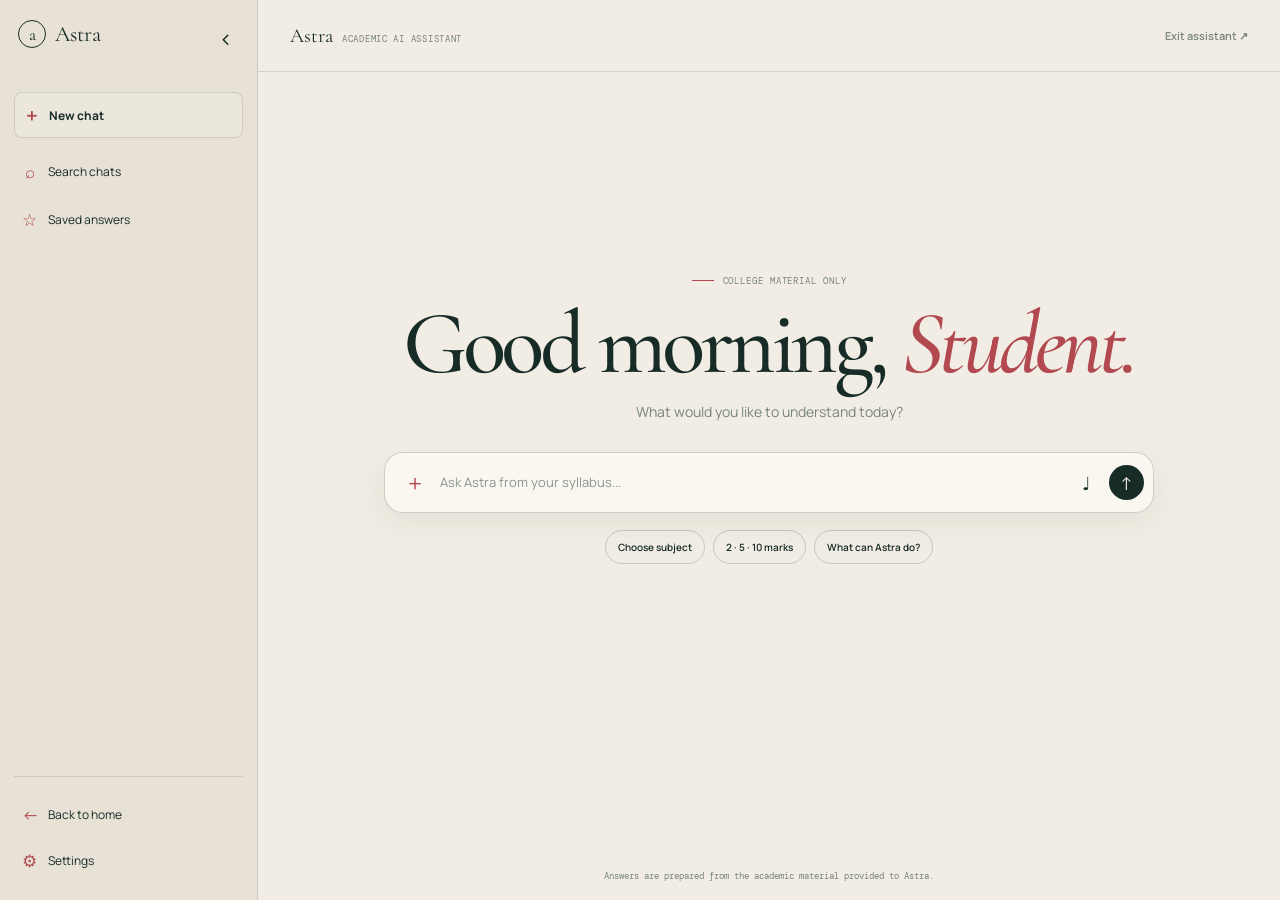
<file: ai-assistant.html>
<!doctype html>
<html lang="en">
<head>
  <meta charset="UTF-8"><meta name="viewport" content="width=device-width,initial-scale=1.0">
  <meta name="description" content="Astra Academic AI Assistant."><title>Astra — AI Assistant</title>
  <link rel="preconnect" href="https://fonts.googleapis.com"><link rel="preconnect" href="https://fonts.gstatic.com" crossorigin>
  <link href="https://fonts.googleapis.com/css2?family=Cormorant+Garamond:ital,wght@0,500;0,600;1,500;1,600&family=DM+Mono:wght@400;500&family=Manrope:wght@400;500;600;700&display=swap" rel="stylesheet">
  <link rel="stylesheet" href="assistant.css">
</head>
<body>
  <aside class="sidebar" aria-label="Astra navigation">
    <a class="sidebar-brand" href="index.html"><span class="brand-mark">a</span><span>Astra</span></a>
    <button class="collapse" type="button" aria-label="Collapse sidebar">‹</button>
    <nav class="side-nav"><button class="new-chat" type="button"><span>＋</span> New chat</button><a href="#search"><span>⌕</span> Search chats</a><a href="#saved"><span>☆</span> Saved answers</a></nav>
    <div class="sidebar-bottom"><a href="index.html"><span>←</span> Back to home</a><a href="#settings"><span>⚙</span> Settings</a></div>
  </aside>
  <main class="chat-page">
    <header class="chat-header"><button class="mobile-menu" type="button" aria-label="Open navigation">☰</button><div><strong>Astra</strong><span>Academic AI Assistant</span></div><a href="index.html">Exit assistant ↗</a></header>
    <section class="welcome" aria-labelledby="welcome-title"><p class="eyebrow"><i></i>College material only</p><h1 id="welcome-title">Good morning, <em>Student.</em></h1><p>What would you like to understand today?</p><div class="composer"><button class="attach" type="button" aria-label="Attach material">＋</button><textarea rows="1" aria-label="Ask Astra a question" placeholder="Ask Astra from your syllabus..."></textarea><button class="mic" type="button" aria-label="Use microphone">♩</button><button class="send" type="button" aria-label="Send question">↑</button></div><div class="quick-actions"><button type="button">Choose subject</button><button type="button">2 · 5 · 10 marks</button><button type="button">What can Astra do?</button></div></section>
    <footer>Answers are prepared from the academic material provided to Astra.</footer>
  </main>
</body>
</html>
</file>
<file: assistant.css>
@import url("https://fonts.googleapis.com/css2?family=Cormorant+Garamond:ital,wght@0,500;0,600;1,500;1,600&family=DM+Mono:wght@400;500&family=Manrope:wght@400;500;600;700&display=swap");
:root{--ink:#09100f;--green:#182c27;--cream:#f1ede4;--muted:#78847e;--red:#b24950;--line:#182c2721;--serif:"Cormorant Garamond",Georgia,serif;--sans:"Manrope",Arial,sans-serif;--mono:"DM Mono",monospace}*{box-sizing:border-box}body{min-height:100vh;margin:0;background:var(--cream);color:var(--green);font:14px var(--sans)}button,a{font:inherit}a{color:inherit;text-decoration:none}.sidebar{position:fixed;top:0;bottom:0;left:0;z-index:2;display:flex;width:258px;padding:18px 14px;flex-direction:column;border-right:1px solid var(--line);background:#e7e1d6}.sidebar-brand{display:flex;gap:9px;align-items:center;padding:2px 4px;font:22px var(--serif)}.brand-mark{display:grid;width:28px;height:28px;place-items:center;border:1px solid var(--green);border-radius:50%;font:17px var(--serif)}.collapse{position:absolute;top:21px;right:17px;width:28px;height:28px;border:0;border-radius:7px;background:transparent;color:var(--green);font-size:23px;cursor:pointer}.side-nav{display:grid;gap:5px;margin-top:42px}.side-nav a,.side-nav button,.sidebar-bottom a{display:flex;padding:10px 8px;align-items:center;gap:11px;border:0;border-radius:8px;background:transparent;color:var(--green);font-size:12px;text-align:left;cursor:pointer}.side-nav a:hover,.side-nav button:hover,.sidebar-bottom a:hover{background:#182c270b}.side-nav span,.sidebar-bottom span{width:15px;color:var(--red);font-size:17px;text-align:center}.new-chat{margin-bottom:7px;border:1px solid #182c2724!important;background:#f1ede475!important;font-weight:700}.sidebar-bottom{display:grid;gap:3px;margin-top:auto;padding-top:16px;border-top:1px solid var(--line)}.chat-page{position:relative;display:flex;min-height:100vh;margin-left:258px;flex-direction:column}.chat-header{display:flex;min-height:72px;padding:0 32px;align-items:center;justify-content:space-between;border-bottom:1px solid var(--line)}.chat-header>div{display:flex;align-items:baseline;gap:9px}.chat-header strong{font:20px var(--serif)}.chat-header span{color:var(--muted);font:9px var(--mono);letter-spacing:.08em;text-transform:uppercase}.chat-header>a{color:var(--muted);font-size:11px;font-weight:600}.chat-header>a:hover{color:var(--red)}.mobile-menu{display:none}.welcome{width:min(770px,calc(100% - 48px));margin:auto;padding:20px 0 105px;text-align:center}.eyebrow{display:flex;align-items:center;justify-content:center;gap:9px;margin:0 0 18px;color:var(--muted);font:9px var(--mono);letter-spacing:.1em;text-transform:uppercase}.eyebrow i{width:22px;height:1px;background:var(--red)}h1{margin:0;color:var(--green);font:500 clamp(3.8rem,7vw,6.7rem)/.86 var(--serif);letter-spacing:-.05em}em{color:var(--red);font-style:italic}.welcome>p:not(.eyebrow){margin:20px 0 31px;color:var(--muted);font-size:14px}.composer{display:flex;min-height:61px;padding:8px 9px 8px 12px;align-items:center;gap:6px;border:1px solid #182c2733;border-radius:19px;background:#faf7f0;box-shadow:0 10px 28px #182c2710;transition:border .2s,box-shadow .2s}.composer:focus-within{border-color:var(--red);box-shadow:0 10px 30px #b249501c}.composer button{display:grid;width:35px;height:35px;place-items:center;border:0;border-radius:50%;background:transparent;color:var(--green);font-size:22px;cursor:pointer}.composer .attach{color:var(--red);font-weight:300}.composer textarea{min-width:0;flex:1;resize:none;border:0;outline:0;background:transparent;color:var(--green);font:13px/1.5 var(--sans)}.composer textarea::placeholder{color:#8a948e}.composer .mic{font-size:18px}.composer .send{background:var(--green);color:var(--cream);font-size:18px}.quick-actions{display:flex;justify-content:center;gap:8px;margin-top:17px;flex-wrap:wrap}.quick-actions button{padding:9px 12px;border:1px solid #182c2731;border-radius:999px;background:transparent;color:var(--green);font-size:10px;font-weight:600;cursor:pointer;transition:.2s}.quick-actions button:hover{border-color:var(--red);color:var(--red);transform:translateY(-2px)}footer{padding:18px 25px;color:var(--muted);font:9px var(--mono);text-align:center}@media(max-width:700px){.sidebar{display:none}.chat-page{margin-left:0}.mobile-menu{display:block;margin-right:12px;border:0;background:transparent;color:var(--green);font-size:18px}.chat-header{padding:0 18px;justify-content:flex-start}.chat-header>a{margin-left:auto}.chat-header span{display:none}.welcome{width:calc(100% - 32px);padding-bottom:72px}h1{font-size:clamp(3.5rem,15vw,4.6rem)}.welcome>p:not(.eyebrow){font-size:13px}.composer{min-height:58px}.quick-actions{gap:6px}.quick-actions button{padding:8px 10px;font-size:9px}}
</file>
